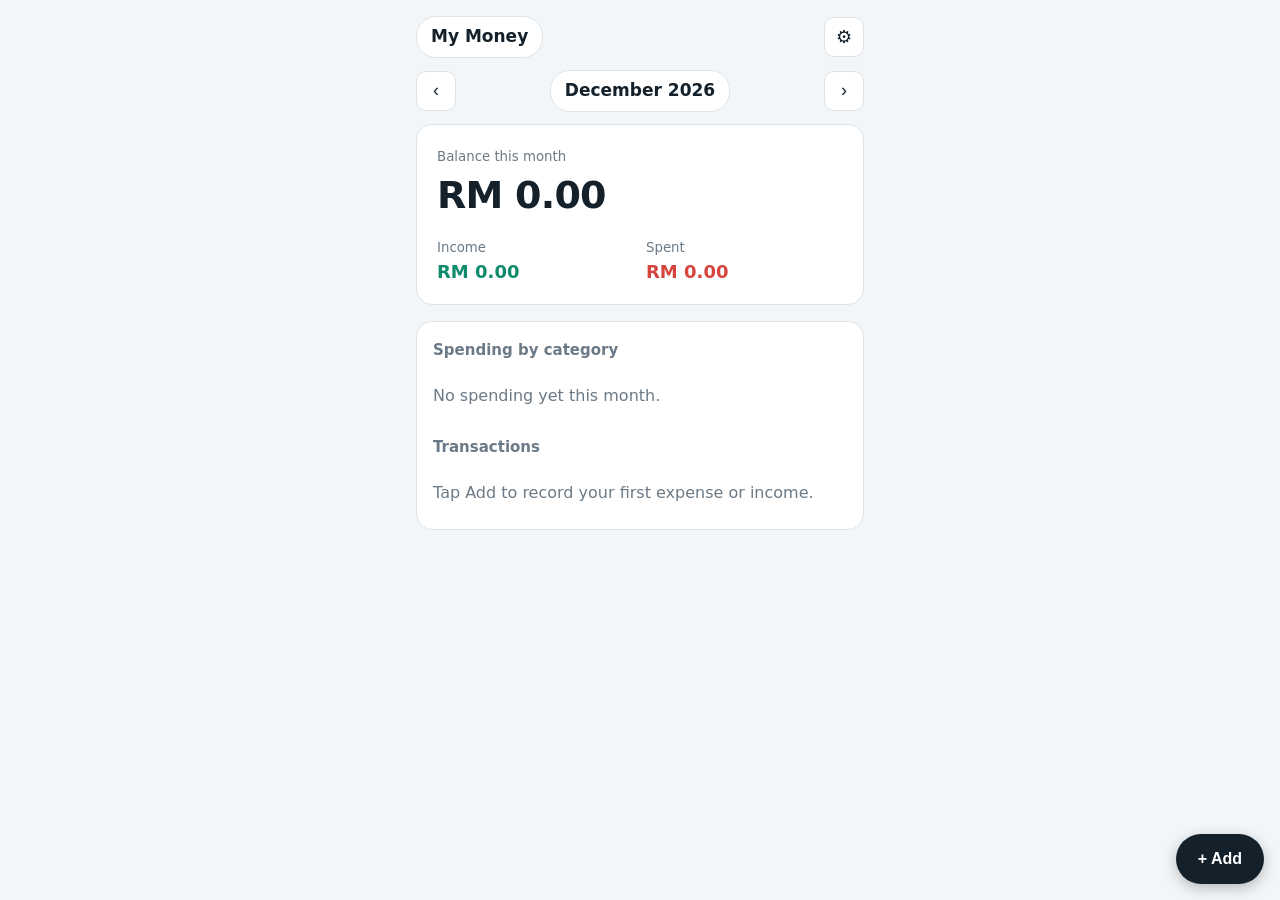
<file: index.html>
<!doctype html>
<html lang="en">
  <head>
    <meta charset="utf-8" />
    <meta
      name="viewport"
      content="width=device-width, initial-scale=1, viewport-fit=cover"
    />
    <meta name="apple-mobile-web-app-capable" content="yes" />
    <meta name="mobile-web-app-capable" content="yes" />
    <title>My Money</title>
    <link rel="stylesheet" href="style.css" />
  </head>
  <body>
    <main>
      <div class="hd">
        <h1 id="hello">My Money</h1>
        <button id="gear" aria-label="Settings">⚙</button>
      </div>
      <div class="top">
        <button id="prev" aria-label="Previous month">‹</button>
        <div class="month" id="mLabel"></div>
        <button id="next" aria-label="Next month">›</button>
      </div>
      <section class="bal">
        <small>Balance this month</small>
        <div class="n" id="bal"></div>
        <div class="row2">
          <div><small>Income</small><b class="in" id="inc"></b></div>
          <div><small>Spent</small><b class="out" id="exp"></b></div>
        </div>
      </section>
      <div class="panel">
        <h2>Spending by category</h2>
        <div id="cats"></div>
        <h2>Transactions</h2>
        <div id="list"></div>
      </div>
    </main>
    <button class="fab" id="add">+ Add</button>
    <dialog id="dlg">
      <div class="seg">
        <button id="tOut" class="on">Expense</button
        ><button id="tIn">Income</button>
      </div>
      <label for="amt">Amount (RM)</label
      ><input
        id="amt"
        type="number"
        inputmode="decimal"
        step="0.01"
        min="0"
        placeholder="0.00"
      />
      <label for="cat">Category</label
      ><select id="cat"></select>
      <label for="note">Note (optional)</label
      ><input id="note" type="text" maxlength="60" />
      <label for="date">Date</label><input id="date" type="date" />
      <div class="act">
        <button id="cancel">Cancel</button
        ><button class="go" id="save">Save</button>
      </div>
    </dialog>
    <dialog id="set">
      <label for="uname">Your name</label
      ><input id="uname" type="text" maxlength="24" placeholder="e.g. Esma" />
      <label>Colour</label>
      <div class="sw" id="accSw"></div>
      <label>Wallpaper</label>
      <div class="sw wp" id="wpSw"></div>
      <div class="sw" style="margin-top: 10px">
        <button class="mini" id="pick">Choose photo</button
        ><button class="mini" id="rmImg">Remove photo</button>
      </div>
      <input id="file" type="file" accept="image/*" hidden />
      <div class="act"><button class="go" id="done">Done</button></div>
    </dialog>
    <script src="script.js" defer></script>
  </body>
</html>
</file>
<file: style.css>
:root {
  --bg: #f3f6f8;
  --card: #fff;
  --ink: #14212b;
  --mute: #6b7a86;
  --line: #dde4e9;
  --in: #0f8a6d;
  --out: #d6453d;
  --acc: #14212b;
  --accink: #fff;
  box-sizing: border-box;
  padding-top: env(safe-area-inset-top, 0px);
  padding-bottom: env(safe-area-inset-bottom, 0px);
}
@media (prefers-color-scheme: dark) {
  :root:not([data-theme="light"]) {
    --bg: #10171d;
    --card: #1a242c;
    --ink: #e8eef2;
    --mute: #8fa0ac;
    --line: #2b3842;
    --in: #3cc4a1;
    --out: #ff7b72;
    --acc: #e8eef2;
    --accink: #10171d;
  }
}
:root[data-theme="dark"] {
  --bg: #10171d;
  --card: #1a242c;
  --ink: #e8eef2;
  --mute: #8fa0ac;
  --line: #2b3842;
  --in: #3cc4a1;
  --out: #ff7b72;
  --acc: #e8eef2;
  --accink: #10171d;
}
* {
  box-sizing: border-box;
}
html {
  scroll-padding-top: env(safe-area-inset-top, 0px);
}
body {
  margin: 0;
  background: var(--bg);
  color: var(--ink);
  font:
    16px/1.4 system-ui,
    -apple-system,
    "Segoe UI",
    Roboto,
    sans-serif;
}
main {
  max-width: 480px;
  margin: 0 auto;
  padding: 16px 16px 96px;
}
.top {
  display: flex;
  align-items: center;
  justify-content: space-between;
  gap: 8px;
  margin-bottom: 12px;
}
.top button {
  background: none;
  border: 1px solid var(--line);
  color: var(--ink);
  border-radius: 10px;
  width: 40px;
  height: 40px;
  font-size: 18px;
}
.month {
  font-weight: 600;
  font-size: 17px;
}
.bal {
  background: var(--card);
  border: 1px solid var(--line);
  border-radius: 16px;
  padding: 20px;
}
.bal small {
  color: var(--mute);
}
.bal .n {
  font-size: 38px;
  font-weight: 700;
  letter-spacing: -0.02em;
  margin: 2px 0 14px;
}
.row2 {
  display: flex;
  gap: 12px;
}
.row2 > div {
  flex: 1;
}
.in {
  color: var(--in);
}
.out {
  color: var(--out);
}
.row2 b {
  display: block;
  font-size: 18px;
}
h2 {
  font-size: 15px;
  margin: 24px 0 8px;
  color: var(--mute);
  font-weight: 600;
}
.cat {
  margin: 8px 0;
}
.cat .l {
  display: flex;
  justify-content: space-between;
  font-size: 14px;
}
.bar {
  height: 6px;
  background: var(--line);
  border-radius: 3px;
  margin-top: 4px;
  overflow: hidden;
}
.bar i {
  display: block;
  height: 100%;
  background: var(--out);
}
.item {
  display: flex;
  align-items: center;
  gap: 12px;
  padding: 12px 0;
  border-bottom: 1px solid var(--line);
}
.item .d {
  flex: 1;
  min-width: 0;
}
.item .d div {
  white-space: nowrap;
  overflow: hidden;
  text-overflow: ellipsis;
}
.item .d small {
  color: var(--mute);
}
.item .a {
  font-weight: 600;
}
.item .x {
  background: none;
  border: 0;
  color: var(--mute);
  font-size: 20px;
  padding: 4px 8px;
}
.empty {
  color: var(--mute);
  padding: 16px 0;
}
.fab {
  position: fixed;
  right: 16px;
  bottom: calc(16px + env(safe-area-inset-bottom, 0px));
  background: var(--acc);
  color: var(--accink);
  border: 0;
  border-radius: 28px;
  padding: 16px 22px;
  font-size: 16px;
  font-weight: 600;
  box-shadow: 0 4px 14px rgba(0, 0, 0, 0.25);
}
dialog {
  border: 0;
  border-radius: 18px;
  padding: 20px;
  width: calc(100% - 32px);
  max-width: 440px;
  background: var(--card);
  color: var(--ink);
}
dialog::backdrop {
  background: rgba(0, 0, 0, 0.45);
}
.seg {
  display: flex;
  border: 1px solid var(--line);
  border-radius: 12px;
  overflow: hidden;
  margin-bottom: 12px;
}
.seg button {
  flex: 1;
  padding: 12px;
  border: 0;
  background: none;
  color: var(--ink);
  font-size: 15px;
}
.seg button.on {
  background: var(--acc);
  color: var(--accink);
}
label {
  display: block;
  font-size: 13px;
  color: var(--mute);
  margin: 10px 0 4px;
}
input,
select {
  width: 100%;
  padding: 12px;
  border: 1px solid var(--line);
  border-radius: 10px;
  background: var(--bg);
  color: var(--ink);
  font-size: 16px;
}
.act {
  display: flex;
  gap: 8px;
  margin-top: 16px;
}
.act button {
  flex: 1;
  padding: 14px;
  border-radius: 12px;
  border: 1px solid var(--line);
  background: none;
  color: var(--ink);
  font-size: 16px;
}
.act .go {
  background: var(--acc);
  color: var(--accink);
  border-color: var(--acc);
  font-weight: 600;
}
button:focus-visible,
input:focus-visible,
select:focus-visible {
  outline: 2px solid var(--in);
  outline-offset: 2px;
}
body {
  background-size: cover;
  background-position: center;
  background-attachment: fixed;
}
.hd {
  display: flex;
  justify-content: space-between;
  align-items: center;
  margin-bottom: 12px;
}
.hd h1,
.month {
  background: var(--card);
  border: 1px solid var(--line);
  border-radius: 20px;
  padding: 8px 14px;
  margin: 0;
  font-size: 17px;
}
.top button,
.hd button {
  background: var(--card);
}
.hd button {
  border: 1px solid var(--line);
  color: var(--ink);
  border-radius: 10px;
  width: 40px;
  height: 40px;
  font-size: 18px;
}
.panel {
  background: var(--card);
  border: 1px solid var(--line);
  border-radius: 16px;
  padding: 4px 16px 8px;
  margin-top: 16px;
}
.panel h2 {
  margin: 14px 0 8px;
}
.sw {
  display: flex;
  gap: 10px;
  flex-wrap: wrap;
}
.sw button {
  width: 38px;
  height: 38px;
  border-radius: 50%;
  border: 1px solid var(--line);
  padding: 0;
}
.sw.wp button {
  border-radius: 10px;
  width: 52px;
  height: 38px;
  font-size: 11px;
  color: var(--ink);
}
.sw button.on {
  outline: 3px solid var(--ink);
  outline-offset: 2px;
}
.mini {
  width: auto !important;
  padding: 0 12px !important;
  border-radius: 10px !important;
  background: none;
  color: var(--ink);
}
.day {
  display: flex;
  justify-content: space-between;
  gap: 8px;
  padding: 14px 0 4px;
  font-weight: 600;
  font-size: 14px;
  border-bottom: 2px solid var(--line);
}
.day + .item {
  border-top: 0;
}
</file>
